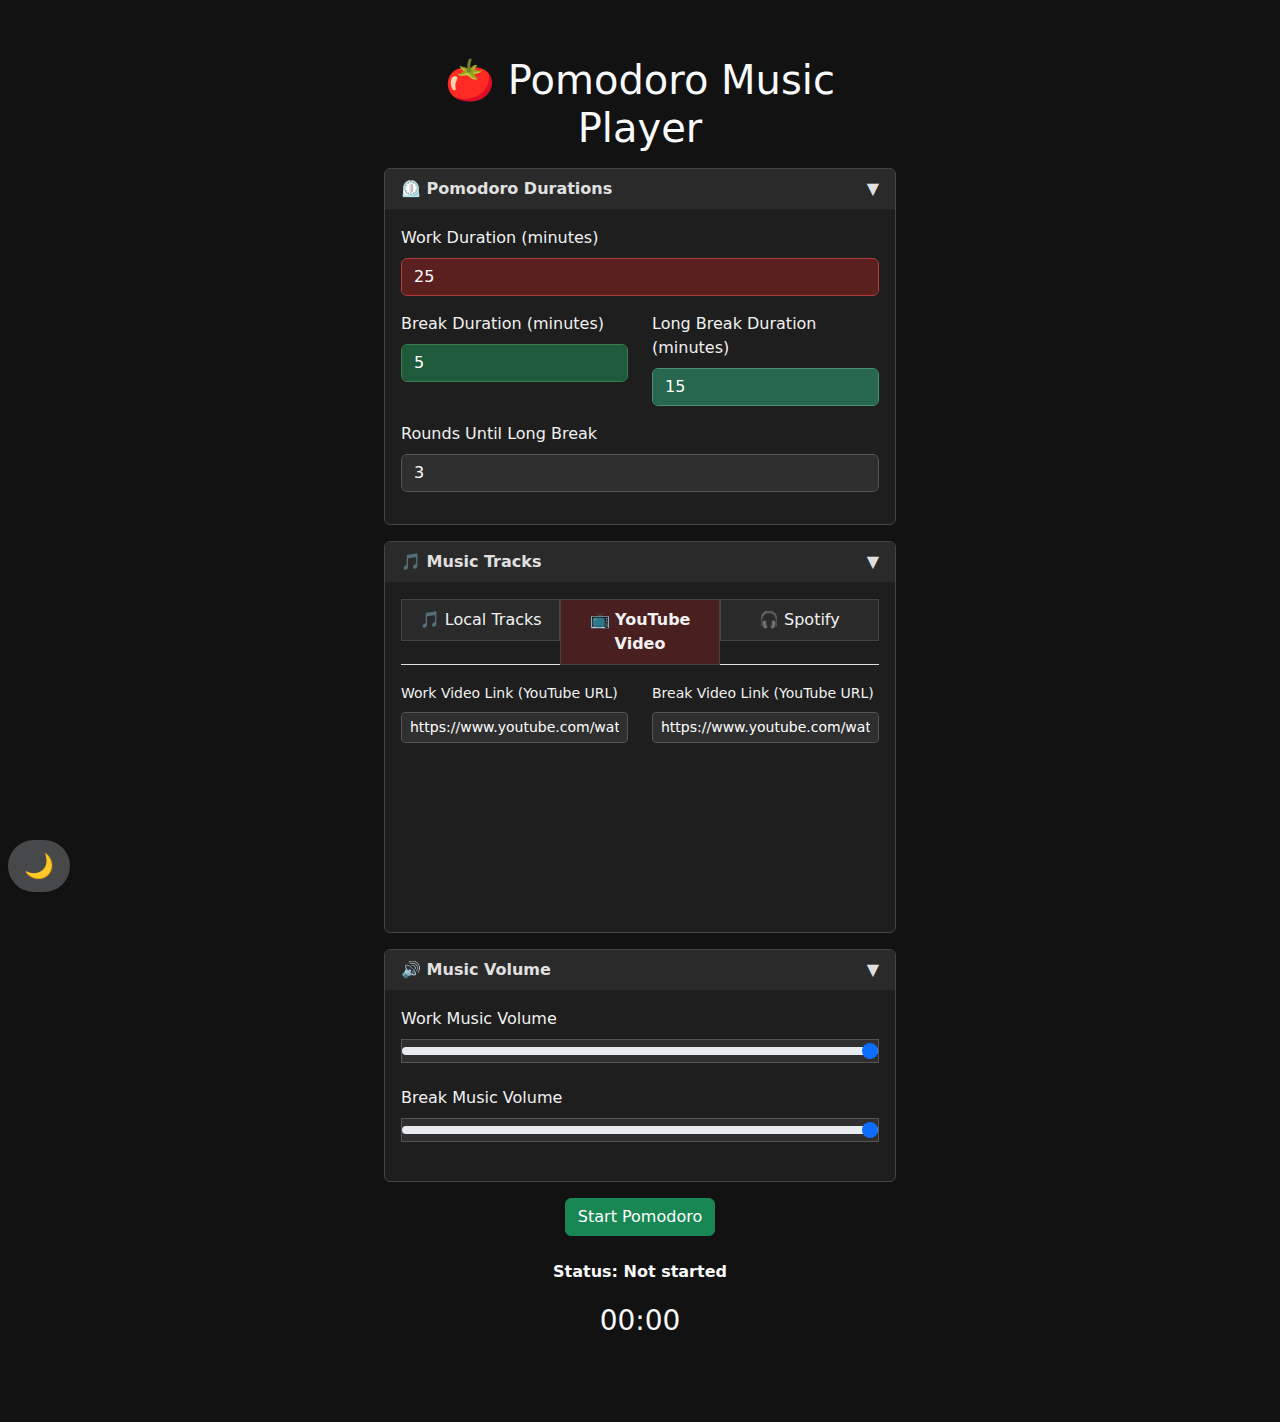
<file: index.html>
<!DOCTYPE html>
<html lang="en">
	<head>
		<meta charset="UTF-8" />
		<meta name="viewport" content="width=device-width, initial-scale=1" />
		<!-- Open Graph -->
		<meta property="og:title" content="Pomodoro DJ – Music-Based Focus Timer" />
		<meta property="og:description" content="A Pomodoro timer that switches between your favorite music tracks – no alarms, just smooth fade-ins and fade-outs. Local files or YouTube. Your music, your rules." />
		<meta property="og:image" content="https://domatescorbasi.github.io/assets/preview.jpg" />
		<meta property="og:url" content="https://domatescorbasi.github.io/" />
		<meta property="og:type" content="website" />
		<!-- Twitter Card -->
		<meta name="twitter:card" content="summary_large_image" />
		<meta name="twitter:title" content="Pomodoro DJ – Music-Based Focus Timer" />
		<meta name="twitter:description" content="No beeps. No buzz. Just music that helps you stay in flow. Fades between work and break sessions, so your brain always knows what time it is." />
		<meta name="twitter:image" content="https://domatescorbasi.github.io/assets/preview.jpg" />
		<title>Pomodoro 🎵⏱️</title>
		<link href="https://cdn.jsdelivr.net/npm/bootstrap@5.3.0/dist/css/bootstrap.min.css" rel="stylesheet" />
		<link rel="icon" type="image/png" href="assets/favicon.png">
		<link rel="stylesheet" href="css/style.css" />
	</head>
	<body>
		<div class="container py-4">
			<div class="d-flex justify-content-between align-items-center mb-3">
				<h1 class="mb-0 text-center">🍅 Pomodoro Music Player</h1>
			</div>
			<!-- Group 1: Pomodoro Durations ⏲️ -->
			<div class="card mb-3">
				<div class="card-header fw-bold d-flex justify-content-between align-items-center"
					data-bs-toggle="collapse"
					data-bs-target="#pomodoroDurationsCollapse"
					role="button"
					aria-expanded="true"
					aria-controls="pomodoroDurationsCollapse"
					style="cursor: pointer;">
					<span>⏲️ Pomodoro Durations</span>
					<span class="collapse-icon">▼</span>
				</div>
				<div id="pomodoroDurationsCollapse" class="collapse show">
					<div class="card-body">
						<div class="mb-3">
							<label for="workDuration" class="form-label">Work Duration (minutes)</label>
							<input type="number" class="form-control work-input" id="workDuration" min="1" max="180" value="25" />
						</div>
						<div class="row">
							<div class="col-md-6 mb-3">
								<label for="breakDuration" class="form-label">Break Duration (minutes)</label>
								<input type="number" class="form-control short-break-input" id="breakDuration" min="1" max="180" value="5" />
							</div>
							<div class="col-md-6 mb-3">
								<label for="longBreakDuration" class="form-label">Long Break Duration (minutes)</label>
								<input type="number" class="form-control long-break-input" id="longBreakDuration" min="1" max="180" value="15" />
							</div>
						</div>
						<div class="mb-3">
							<label for="roundsUntilLongBreak" class="form-label">Rounds Until Long Break</label>
							<input type="number" class="form-control" id="roundsUntilLongBreak" min="1" max="12" value="3" />
						</div>
					</div>
				</div>
			</div>
			<!-- Group 2: Music Tracks 🎵 -->
			<div class="card mb-3">
				<div class="card-header fw-bold d-flex justify-content-between align-items-center"
					data-bs-toggle="collapse"
					data-bs-target="#musicTracksCollapse"
					role="button"
					aria-expanded="true"
					aria-controls="musicTracksCollapse"
					style="cursor: pointer;">
					<span>🎵 Music Tracks</span>
					<span class="collapse-icon">▼</span>
				</div>
				<div id="musicTracksCollapse" class="collapse show">
					<div class="card-body">
						<ul class="nav nav-tabs mb-3 d-flex w-100" id="musicTab" role="tablist" style="display: flex;">
							<li class="nav-item w-33" role="presentation">
								<button class="nav-link active" id="local-tab" data-bs-toggle="tab" data-bs-target="#local" type="button" role="tab" aria-controls="local" aria-selected="true">🎵 Local Tracks</button>
							</li>
							<li class="nav-item w-33" role="presentation">
								<button class="nav-link" id="youtube-tab" data-bs-toggle="tab" data-bs-target="#youtube" type="button" role="tab" aria-controls="youtube" aria-selected="false">📺 YouTube Video</button>
							</li>
							<li class="nav-item w-33" role="presentation">
								<button class="nav-link" id="spotify-tab" data-bs-toggle="tab" data-bs-target="#spotify" type="button" role="tab" aria-controls="spotify" aria-selected="false">🎧 Spotify</button>
							</li>
						</ul>
						<div class="tab-content" id="musicTabContent">
							<!-- Local Tracks Tab -->
							<div class="tab-pane fade show active" id="local" role="tabpanel" aria-labelledby="local-tab">
								<div class="mb-3">
									<label for="workTrack" class="form-label">Work Music Track</label>
									<input type="file" class="form-control" id="workTrack" accept="audio/*" multiple />
								</div>
								<div class="mb-3">
									<label for="breakTrack" class="form-label">Break Music Track</label>
									<input type="file" class="form-control" id="breakTrack" accept="audio/*" multiple />
								</div>
							</div>
							<!-- YouTube Music Tab -->
							<div class="tab-pane fade" id="youtube" role="tabpanel" aria-labelledby="youtube-tab">
								<div class="row mb-3">
									<div class="col-md-6">
										<label for="ytInput1" class="form-label small">Work Video Link (YouTube URL)</label>
										<input
										type="text"
										id="ytInput1"
										class="form-control form-control-sm"
										value="https://www.youtube.com/watch?v=WPni755-Krg"
										placeholder="https://www.youtube.com/watch?v=... or playlist"
										/>
									</div>
									<div class="col-md-6">
										<label for="ytInput2" class="form-label small">Break Video Link (YouTube URL)</label>
										<input
										type="text"
										id="ytInput2"
										class="form-control form-control-sm"
										value="https://www.youtube.com/watch?v=jfKfPfyJRdk"
										placeholder="https://www.youtube.com/watch?v=... or playlist"
										/>
									</div>
								</div>
								<div class="row g-4 mb-3">
									<div class="col-md-6" style="aspect-ratio: 16 / 9;"><div id="yt-player-1"></div></div>
									<div class="col-md-6" style="aspect-ratio: 16 / 9;"><div id="yt-player-2"></div></div>
								</div>
							</div>
							<!-- Spotify Music Tab -->
							<div class="tab-pane fade" id="spotify" role="tabpanel" aria-labelledby="spotify-tab">
								<div class="row mb-3">
									<div class="col-md-6">
										<label for="spotifyInput1" class="form-label small">Work Spotify Link</label>
										<input
										type="text"
										id="spotifyInput1"
										class="form-control form-control-sm"
										value="https://open.spotify.com/playlist/6zCID88oNjNv9zx6puDHKj"
										placeholder="https://open.spotify.com/track/..."
										/>
									</div>
									<div class="col-md-6">
										<label for="spotifyInput2" class="form-label small">Break Spotify Link</label>
										<input
										type="text"
										id="spotifyInput2"
										class="form-control form-control-sm"
										value="https://open.spotify.com/playlist/32CIUvdPXaAc4dZnYU0cz4"
										placeholder="https://open.spotify.com/track/..."
										/>
									</div>
								</div>
								<div class="row g-4 mb-3">
									<div class="col-md-6" style="aspect-ratio: 16 / 9;"><iframe id="spotify-player-1" width="227" height="147" frameborder="0" allow="autoplay; clipboard-write; encrypted-media; fullscreen; picture-in-picture"></iframe></div>
									<div class="col-md-6" style="aspect-ratio: 16 / 9;"><iframe id="spotify-player-2" width="227" height="147" frameborder="0" allow="autoplay; clipboard-write; encrypted-media; fullscreen; picture-in-picture"></iframe></div>
								</div>
							</div>
						</div>
					</div>
				</div>
			</div>
			<!-- Group 3: Volume Controls 🔊 -->
			<div class="card mb-3">
				<div class="card-header fw-bold d-flex justify-content-between align-items-center"
					data-bs-toggle="collapse"
					data-bs-target="#volumeControlsCollapse"
					role="button"
					aria-expanded="true"
					aria-controls="volumeControlsCollapse"
					style="cursor: pointer;">
					<span>🔊 Music Volume</span>
					<span class="collapse-icon">▼</span>
				</div>
				<div id="volumeControlsCollapse" class="collapse show">
					<div class="card-body">
						<div class="mb-3">
							<label for="workVolume" class="form-label">Work Music Volume</label>
							<input type="range" class="form-range volume-slider" id="workVolume" min="0" max="1" step="0.01" value="1" />
						</div>
						<div class="mb-3">
							<label for="breakVolume" class="form-label">Break Music Volume</label>
							<input type="range" class="form-range volume-slider" id="breakVolume" min="0" max="1" step="0.01" value="1" />
						</div>
					</div>
				</div>
			</div>
			<!-- Action Buttons -->
			<div id="themeToggleWrapper" class="position-fixed bottom-0 start-0 m-2 z-3 bg-body-secondary bg-opacity-25 rounded-pill shadow-sm d-flex align-items-center justify-content-center px-3 py-2" role="button" style="cursor: pointer;">
				<span id="themeIcon" class="fs-4">☀️</span>
			</div>
			<div class="d-flex flex-column align-items-center mb-3 gap-2">
				<div class="d-flex gap-2" id="buttonToggleWrapper" style="min-width: 150px;">
					<button id="startBtn" class="btn btn-success w-100" type="button">Start Pomodoro</button>
					<button id="resetRoundsBtn" class="btn btn-danger w-100 d-none">Reset Pomodoro</button>
				</div>
				
				<div id="status" class="text-center">Status: Not started</div>
				<div id="timer" class="fs-3 mt-2 text-center">00:00</div>
				<div class="d-flex gap-2" id="buttonToggleWrapper" style="min-width: 150px;">
					<button id="skipSessionBtn" class="btn btn-skip btn-warning w-100 d-none" >
					<span class="spinner-border spinner-border-sm me-2 d-none" role="status" aria-hidden="true"></span>
					<span class="btn-text">⏭️ Skip Session</span>
					</button>
				</div>
			</div>
		</div>
		<!-- Spotify IFrame API -->
		<script src="https://open.spotify.com/embed/iframe-api/v1" async></script>
		<!-- YouTube IFrame API -->
		<script src="https://www.youtube.com/iframe_api"></script>
		<script src="js/spotify-manager.js"></script>
		<script src="js/yt-manager.js"></script>
		<script src="js/bootstrap.bundle.min.js"></script>
		<script src="js/script.js"></script>
	</body>
</html>
</file>
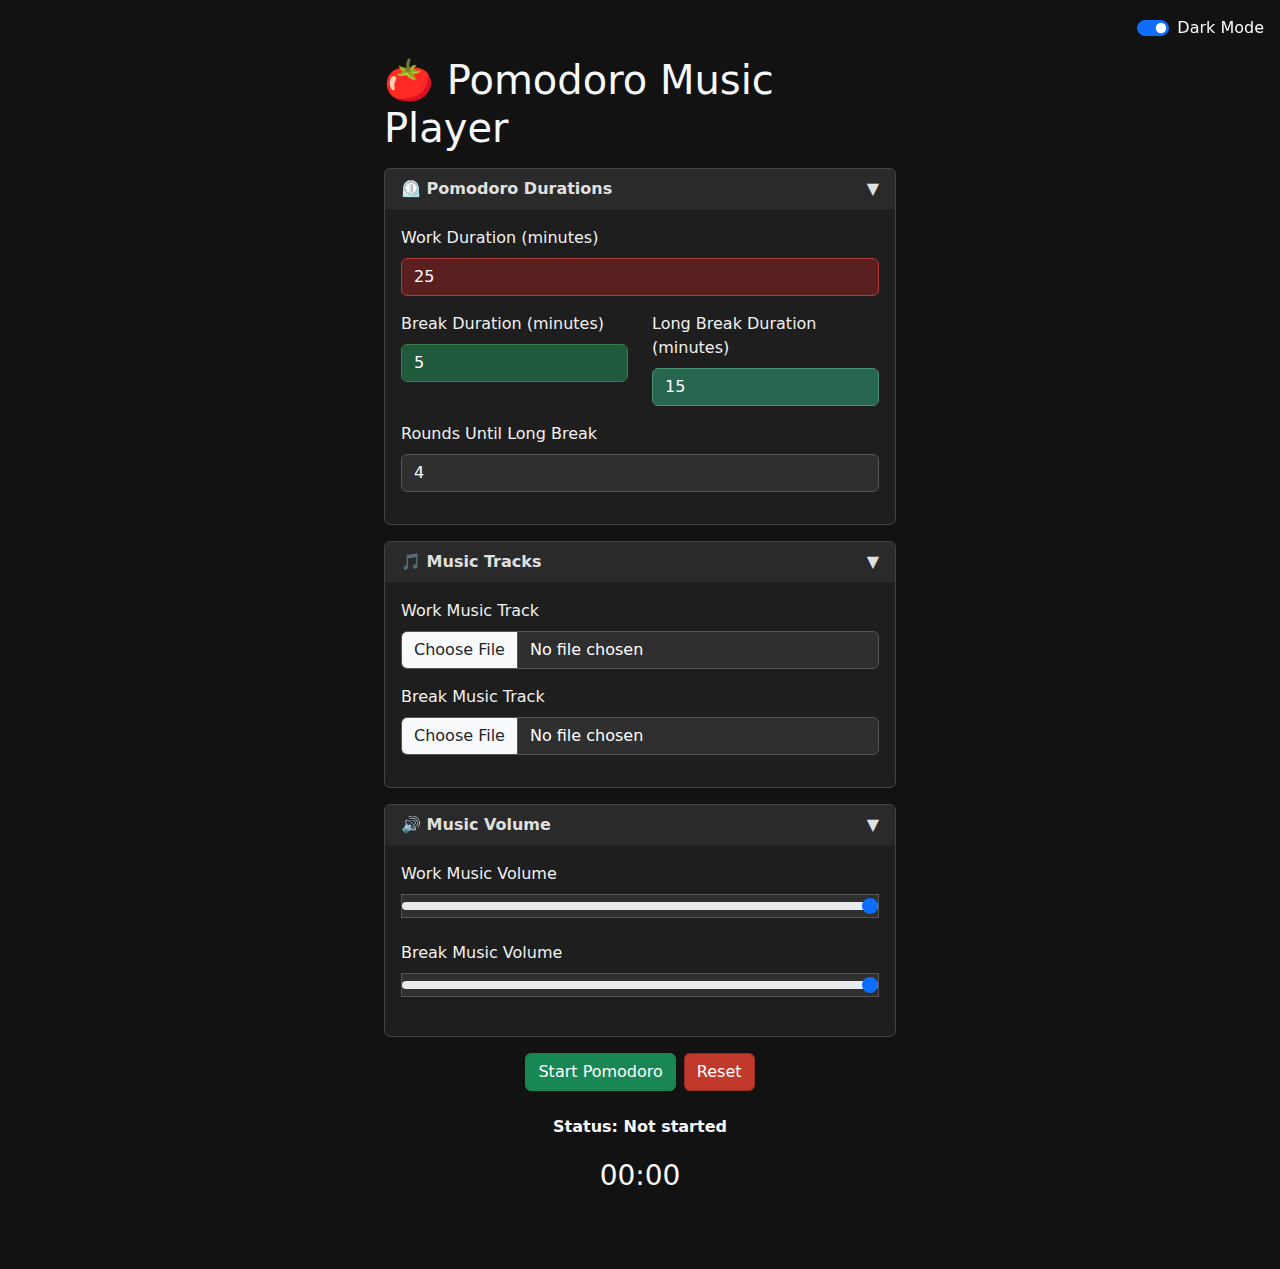
<file: pomodoro.html>
<!doctypehtml><html lang=en><meta charset=UTF-8><meta content="width=device-width,initial-scale=1"name=viewport><title>Pomodoro 🎵⏱️</title><link href=https://cdn.jsdelivr.net/npm/bootstrap@5.3.0/dist/css/bootstrap.min.css rel=stylesheet><link href="[data-uri]"rel=icon type=image/png><style>.card:hover,button:hover{transition:box-shadow .3s}body{padding:2rem;max-width:600px;margin:auto;transition:background-color .5s,color .5s}.volume-slider{width:100%}#status{margin-top:1rem;font-weight:600}.preload-status{margin-top:.5rem;font-size:.9rem;color:#6c757d}.timer-display{font-size:1.5rem;font-weight:600;margin-top:.5rem}.work-input{background-color:#fdd;border-color:#dc3545}.short-break-input{background-color:#d4edda;border-color:#28a745}.long-break-input{background-color:#a7d7a7;border-color:#218838}body.dark-mode{background-color:#121212;color:#f8f9fa}body.dark-mode .card{background-color:#1e1e1e;border-color:#444;transition:background-color .5s}body.dark-mode .form-label{color:#f1f1f1}body.dark-mode .card-header{background-color:#2a2a2a;color:#e0e0e0}body.dark-mode .form-control,body.dark-mode .form-range{background-color:#2f2f2f;color:#fff;border:1px solid #555;transition:background-color .5s,color .5s}body.dark-mode .btn{transition:background-color .3s,border-color .3s}body.dark-mode .btn-danger{background-color:#c0392b;border-color:#962d22}body.dark-mode .work-input{background-color:#5a1f1f;border-color:#b33a3a;color:#fff}body.dark-mode .short-break-input{background-color:#1e5a3b;border-color:#3a7d4a;color:#fff}body.dark-mode .long-break-input{background-color:#27664f;border-color:#4a9174;color:#fff}.card:hover{box-shadow:0 0 10px rgba(128,128,128,.15)}body.dark-mode .card:hover{box-shadow:0 0 12px rgba(255,255,150,.15)}.card-header:hover{background-color:rgba(200,200,200,.1);box-shadow:inset 0 0 6px rgba(128,128,128,.15);transition:background-color .3s,box-shadow .3s}body.dark-mode .card-header:hover{background-color:rgba(255,255,100,.05);box-shadow:inset 0 0 8px rgba(255,255,150,.1)}input[type=file]:hover,input[type=number]:hover,input[type=range]:hover{box-shadow:0 0 6px rgba(128,128,128,.2);border-color:#6c757d;transition:box-shadow .3s,border-color .3s}body.dark-mode input[type=file]:hover,body.dark-mode input[type=number]:hover,body.dark-mode input[type=range]:hover{box-shadow:0 0 6px rgba(255,255,150,.25);border-color:#ffeb3b44}.form-check-label:hover{color:#6c757d;text-shadow:0 0 2px rgba(128,128,128,.2)}body.dark-mode .form-check-label:hover{color:#fff17644;text-shadow:0 0 4px rgba(255,255,150,.3)}.btn-success:hover{box-shadow:0 4px 15px #1d7A8288}.btn-danger:hover{box-shadow:0 4px 15px #80000088}body.dark-mode .btn-success:hover{box-shadow:0 1px 10px #1d7A82AA}body.dark-mode .btn-danger:hover{box-shadow:0 1px 10px #800000AA}</style><div class="container py-4"><div class="mb-3 align-items-center d-flex justify-content-between"><h1 class=mb-0>🍅 Pomodoro Music Player</h1></div><div class="mb-3 card"><div class="d-flex align-items-center justify-content-between card-header fw-bold"style=cursor:pointer aria-controls=pomodoroDurationsCollapse aria-expanded=true data-bs-target=#pomodoroDurationsCollapse data-bs-toggle=collapse role=button><span>⏲️ Pomodoro Durations</span> <span class=collapse-icon>▼</span></div><div class="collapse show"id=pomodoroDurationsCollapse><div class=card-body><div class=mb-3><label class=form-label for=workDuration>Work Duration (minutes)</label> <input class="form-control work-input"id=workDuration type=number max=180 min=1 value=25></div><div class=row><div class="mb-3 col-md-6"><label class=form-label for=breakDuration>Break Duration (minutes)</label> <input class="form-control short-break-input"id=breakDuration type=number max=180 min=1 value=5></div><div class="mb-3 col-md-6"><label class=form-label for=longBreakDuration>Long Break Duration (minutes)</label> <input class="form-control long-break-input"id=longBreakDuration type=number max=180 min=1 value=15></div></div><div class=mb-3><label class=form-label for=roundsUntilLongBreak>Rounds Until Long Break</label> <input class=form-control id=roundsUntilLongBreak type=number max=12 min=1 value=4></div></div></div></div><div class="mb-3 card"><div class="d-flex align-items-center justify-content-between card-header fw-bold"style=cursor:pointer aria-controls=musicTracksCollapse aria-expanded=true data-bs-target=#musicTracksCollapse data-bs-toggle=collapse role=button><span>🎵 Music Tracks</span> <span class=collapse-icon>▼</span></div><div class="collapse show"id=musicTracksCollapse><div class=card-body><div class=mb-3><label class=form-label for=workTrack>Work Music Track</label> <input class=form-control id=workTrack type=file accept=audio/*></div><div class=mb-3><label class=form-label for=breakTrack>Break Music Track</label> <input class=form-control id=breakTrack type=file accept=audio/*></div></div></div></div><div class="mb-3 card"><div class="d-flex align-items-center justify-content-between card-header fw-bold"style=cursor:pointer aria-controls=volumeControlsCollapse aria-expanded=true data-bs-target=#volumeControlsCollapse data-bs-toggle=collapse role=button><span>🔊 Music Volume</span> <span class=collapse-icon>▼</span></div><div class="collapse show"id=volumeControlsCollapse><div class=card-body><div class=mb-3><label class=form-label for=workVolume>Work Music Volume</label> <input class="form-range volume-slider"id=workVolume type=range max=1 min=0 value=1 step=0.01></div><div class=mb-3><label class=form-label for=breakVolume>Break Music Volume</label> <input class="form-range volume-slider"id=breakVolume type=range max=1 min=0 value=1 step=0.01></div></div></div></div><div class="end-0 p-3 position-fixed top-0"style=z-index:1050><div class="form-check form-switch"><input class=form-check-input id=themeToggle type=checkbox> <label class=form-check-label for=themeToggle>Dark Mode</label></div></div><div class="mb-3 align-items-center d-flex flex-column gap-2"><div class="d-flex gap-2"><button class="btn btn-success"id=startBtn type=button>Start Pomodoro</button> <button class="btn btn-danger"id=resetRoundsBtn>Reset</button></div><div class=text-center id=status>Status: Not started</div><div class="text-center fs-3 mt-2"id=timer>00:00</div></div></div><script src=https://cdn.jsdelivr.net/npm/bootstrap@5.3.0/dist/js/bootstrap.bundle.min.js></script><script>(()=>{document.addEventListener("DOMContentLoaded",function(){let e=document.getElementById("themeToggle"),t=document.body;"dark"===localStorage.getItem("theme")&&(t.classList.add("dark-mode"),e.checked=!0),e.addEventListener("change",()=>{t.classList.toggle("dark-mode"),localStorage.setItem("theme",t.classList.contains("dark-mode")?"dark":"light")})}),document.querySelectorAll('.card-header[data-bs-toggle="collapse"]').forEach(e=>{let t=e.getAttribute("data-bs-target"),n=document.querySelector(t),o=e.querySelector(".collapse-icon");n.classList.contains("show")?o.textContent="▼":o.textContent="►",n.addEventListener("shown.bs.collapse",()=>{o.textContent="▼"}),n.addEventListener("hidden.bs.collapse",()=>{o.textContent="►"})});let e=document.getElementById("workDuration"),t=document.getElementById("breakDuration"),n=document.getElementById("longBreakDuration"),o=document.getElementById("roundsUntilLongBreak"),a=document.getElementById("workTrack"),r=document.getElementById("breakTrack"),l=document.getElementById("workVolume"),i=document.getElementById("breakVolume"),d=document.getElementById("resetRoundsBtn"),s=document.getElementById("startBtn"),u=document.getElementById("status"),c=document.getElementById("timer");document.getElementById("preloadStatus");let m=new Audio,g=new Audio;m.crossOrigin=g.crossOrigin="anonymous",m.loop=!0,g.loop=!0;let k=new AudioContext,$=k.createMediaElementSource(m),p=k.createMediaElementSource(g),v=k.createGain(),E=k.createGain();$.connect(v).connect(k.destination),p.connect(E).connect(k.destination);let f=null,w=null,y={mode:"work",startTime:null,paused:!0,roundCount:0,workAudioPos:0,breakAudioPos:0};function T(){localStorage.setItem("pomodoroState",JSON.stringify(y))}function B(){let e=localStorage.getItem("pomodoroState");if(e)try{let t=JSON.parse(e);Object.assign(y,t)}catch{}}function b(e){return`${Math.floor(e/60).toString().padStart(2,"0")}:${Math.floor(e%60).toString().padStart(2,"0")}`}function L(){if(!y.startTime)return;let e=(Date.now()-y.startTime)/1e3,t=C(),n=Math.max(0,t-e);document.title=`${b(n)} - ${y.mode.charAt(0).toUpperCase()+y.mode.slice(1)}`,c.textContent=`${y.mode.charAt(0).toUpperCase()+y.mode.slice(1)} - ${b(n)}`,n<=5&&!w&&I()}function A(){h(),y.startTime=Date.now(),f=setInterval(L,500)}function h(){f&&clearInterval(f),f=null}function C(){return"longBreak"===y.mode?60*parseInt(n.value):("work"===y.mode?parseInt(e.value):parseInt(t.value))*60}function I(){w=setTimeout(()=>{if("work"===y.mode){y.workAudioPos=m.currentTime,S(v),P(g,E,parseFloat(i.value),y.breakAudioPos);let e=parseInt(o.value);y.mode=(y.roundCount+1)%e==0?"longBreak":"break"}else y.breakAudioPos=g.currentTime,S(E),P(m,v,parseFloat(l.value),y.workAudioPos),y.mode="work",y.roundCount++;T(),y.startTime=Date.now(),x(),clearTimeout(w),w=null},5e3)}function S(e){e.gain.setValueAtTime(e.gain.value,k.currentTime),e.gain.linearRampToValueAtTime(0,k.currentTime+5)}function P(e,t,n,o=0){e.currentTime=o,t.gain.setValueAtTime(0,k.currentTime),t.gain.linearRampToValueAtTime(n,k.currentTime+5),e.play()}function x(){let e="longBreak"===y.mode?"Long Break":y.mode.charAt(0).toUpperCase()+y.mode.slice(1),t=`Round ${y.roundCount+1}`;u.textContent=`Status: ${e} session (${t})`}function _(){if(!a.files[0]||!r.files[0]){alert("Please select both work and break music tracks.");return}"suspended"===k.state&&k.resume(),m.currentTime=y.workAudioPos||0,g.currentTime=y.breakAudioPos||0,v.gain.value=0,E.gain.value=0,y.paused=!1,"work"===y.mode?(v.gain.value=parseFloat(l.value),m.play()):(E.gain.value=parseFloat(i.value),g.play()),y.startTime=Date.now(),A(),x(),T()}function R(){y={mode:"work",paused:!0,startTime:null,roundCount:0,workAudioPos:0,breakAudioPos:0},T(),x(),u.textContent="Status: Not started",m.pause(),g.pause(),c.textContent="00:00",document.title="Pomodoro \uD83C\uDFB5⏱️"}a.addEventListener("change",()=>{let e=a.files[0];e&&(m.src=URL.createObjectURL(e)),"work"!==y.mode||y.paused||m.play()}),r.addEventListener("change",()=>{let e=r.files[0];e&&(g.src=URL.createObjectURL(e)),"break"!==y.mode&&"longBreak"!==y.mode||y.paused||g.play()}),l.addEventListener("input",()=>{"work"===y.mode&&(v.gain.value=parseFloat(l.value))}),i.addEventListener("input",()=>{("break"===y.mode||"longBreak"===y.mode)&&(E.gain.value=parseFloat(i.value))}),s.addEventListener("click",_),d.addEventListener("click",R),window.addEventListener("load",()=>{B(),u.textContent="Status: Not started",a.value="",r.value=""})})();</script>
</file>
<file: css/style.css>
body {
  padding: 2rem;
  max-width: 600px;
  margin: auto;
  transition: background-color 0.5s ease, color 0.5s ease;
}

.volume-slider {
  width: 100%;
}

#status {
  margin-top: 1rem;
  font-weight: 600;
}

.preload-status {
  margin-top: 0.5rem;
  font-size: 0.9rem;
  color: #6c757d;
}

.timer-display {
  font-size: 1.5rem;
  font-weight: 600;
  margin-top: 0.5rem;
}

/* Light Theme Inputs */
.work-input {
  background-color: #ffdddd;
  border-color: #dc3545;
}

.short-break-input {
  background-color: #d4edda;
  border-color: #28a745;
}

.long-break-input {
  background-color: #a7d7a7;
  border-color: #218838;
}

/* Dark Theme */
body.dark-mode {
  background-color: #121212;
  color: #f8f9fa;
}

body.dark-mode .card {
  background-color: #1e1e1e;
  border-color: #444;
  transition: background-color 0.5s ease;
}

body.dark-mode .form-label {
  color: #f1f1f1;
}

body.dark-mode .card-header {
  background-color: #2a2a2a;
  color: #e0e0e0;
}

body.dark-mode .form-control,
body.dark-mode .form-range {
  background-color: #2f2f2f;
  color: #ffffff;
  border: 1px solid #555;
  transition: background-color 0.5s ease, color 0.5s ease;
}

body.dark-mode .btn {
  transition: background-color 0.3s ease, border-color 0.3s ease;
}

body.dark-mode .btn-danger {
  background-color: #c0392b;
  border-color: #962d22;
}

/* Dark Mode Accents for Input Colors */
body.dark-mode .work-input {
  background-color: #5a1f1f;
  border-color: #b33a3a;
  color: #fff;
}

body.dark-mode .short-break-input {
  background-color: #1e5a3b;
  border-color: #3a7d4a;
  color: #fff;
}

body.dark-mode .long-break-input {
  background-color: #27664f;
  border-color: #4a9174;
  color: #fff;
}

/* =====================================
   Subtle Hover Effects (Theme-Aware)
   Light Mode: Soft Gray
   Dark Mode: Gentle Yellow
   ===================================== */

/* === CARD === */
.card:hover {
  transition: box-shadow 0.3s ease;
  box-shadow: 0 0 10px rgba(128, 128, 128, 0.15); /* soft gray */
}

body.dark-mode .card:hover {
  box-shadow: 0 0 12px rgba(255, 255, 150, 0.15); /* soft yellow glow */
}

/* === CARD HEADER === */
.card-header:hover {
  background-color: rgba(200, 200, 200, 0.1); /* light gray highlight */
  box-shadow: inset 0 0 6px rgba(128, 128, 128, 0.15);
  transition: background-color 0.3s ease, box-shadow 0.3s ease;
}

body.dark-mode .card-header:hover {
  background-color: rgba(255, 255, 100, 0.05); /* subtle yellow tint */
  box-shadow: inset 0 0 8px rgba(255, 255, 150, 0.1);
}

/* === INPUTS === */
input[type="number"]:hover,
input[type="file"]:hover,
input[type="range"]:hover {
  box-shadow: 0 0 6px rgba(128, 128, 128, 0.2); /* light gray glow */
  border-color: #6c757d;
  transition: box-shadow 0.3s ease, border-color 0.3s ease;
}

body.dark-mode input[type="number"]:hover,
body.dark-mode input[type="file"]:hover,
body.dark-mode input[type="range"]:hover {
  box-shadow: 0 0 6px rgba(255, 255, 150, 0.25);
  border-color: #ffeb3b44;
}

/* === BUTTONS === */
button:hover {
  transition: box-shadow 0.3s ease;
}
/*
body.dark-mode button:hover {
  box-shadow: 0 2px 10px rgba(255, 255, 150, 0.2);
}*/

/* === TOGGLE LABEL === */
.form-check-label:hover {
  color: #6c757d;
  text-shadow: 0 0 2px rgba(128, 128, 128, 0.2);
}

body.dark-mode .form-check-label:hover {
  color: #fff17644;
  text-shadow: 0 0 4px rgba(255, 255, 150, 0.3);
}

.btn-success:hover {
  box-shadow: 0 4px 15px  #1D7A8288;
}
.btn-danger:hover {
  box-shadow: 0 4px 15px  #80000088;
}

body.dark-mode .btn-success:hover {
  box-shadow: 0 1px 10px  #1D7A82AA;
}

body.dark-mode .btn-danger:hover {
  box-shadow: 0 1px 10px  #800000AA;
}


/* === Music Tabs Styling === */
.nav-tabs {
  display: flex;
  width: 100%;
}

.nav-tabs .nav-item {
  flex: 1;
  text-align: center;
}

.nav-tabs .nav-link {
  width: 100%;
  border-radius: 0;
  border: 1px solid transparent;
  transition: background-color 0.3s ease, color 0.3s ease;
}

/* === Light Mode (Yellow Theme) === */
.nav-tabs .nav-link {
  background-color: #fffedf; /* pale yellow */
  color: #000;
}

.nav-tabs .nav-link:not(.active):hover {
  background-color: #fdfacc; /* soft hover yellow */
}

.nav-tabs .nav-link.active {
  background-color: #fce97b; /* vibrant but soft yellow */
  color: #000;
  font-weight: bold;
}

/* === Dark Mode (Keep as-is or slightly enhance) === */
body.dark-mode .nav-tabs .nav-link {
  background-color: #2a2a2a;
  color: #f1f1f1;
  border-color: #444;
}

body.dark-mode .nav-tabs .nav-link:not(.active):hover {
  background-color: #3a3a3a;
}

body.dark-mode .nav-tabs .nav-link.active {
  background-color: #4a1f1f; /* still works well with the dark background */
  font-weight: bold;
}


/* Light Mode Hover */
#ytInput1:hover,
#ytInput2:hover {
  box-shadow: 0 0 6px rgba(255, 255, 150, 0.3); /* soft yellow glow */
  border-color: #d4d47a;
  transition: box-shadow 0.3s ease, background-color 0.3s ease, border-color 0.3s ease;
}

#ytInput1,
#ytInput2 {
  cursor: text !important;
}


/* Dark Mode Hover */
body.dark-mode #ytInput1:hover,
body.dark-mode #ytInput2:hover {
  box-shadow: 0 0 8px rgba(255, 255, 150, 0.35); /* soft yellow glow */
  border-color: #ffeb3b66;
  color: #fff;
}
</file>
